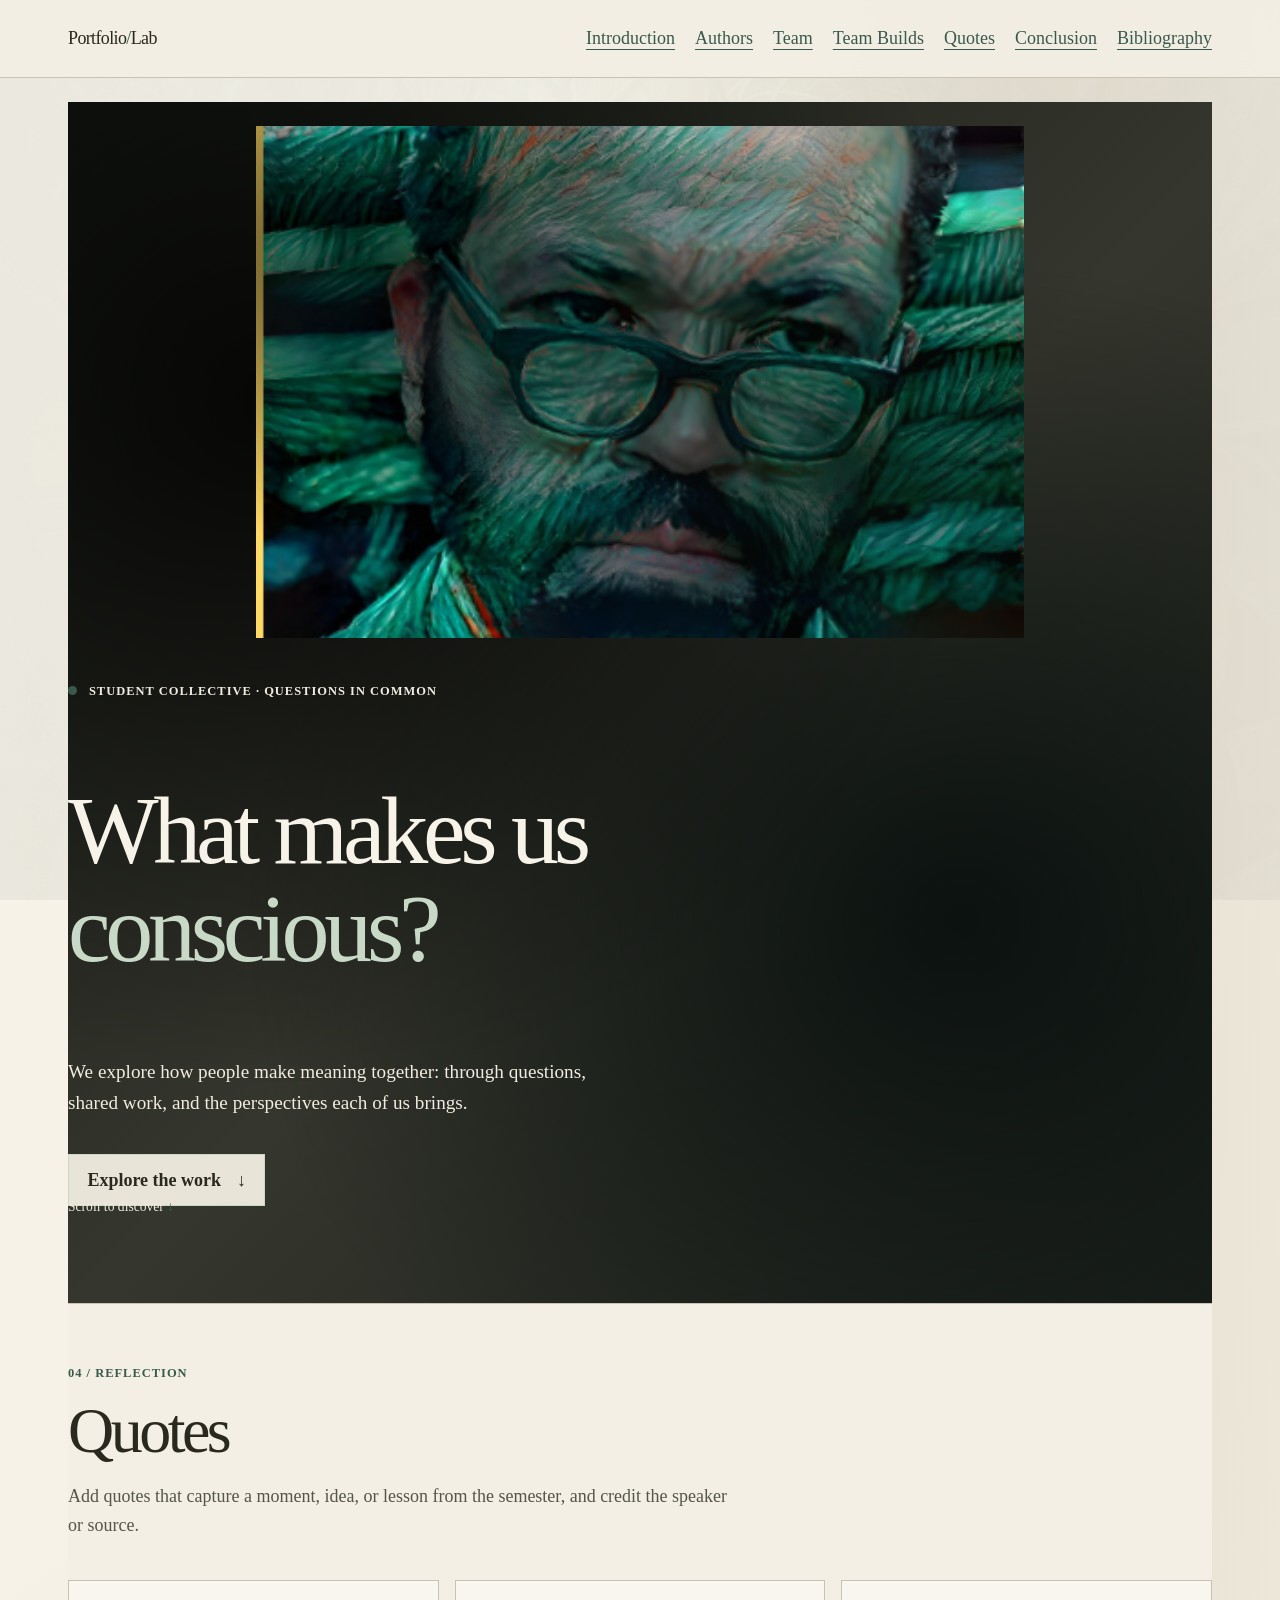
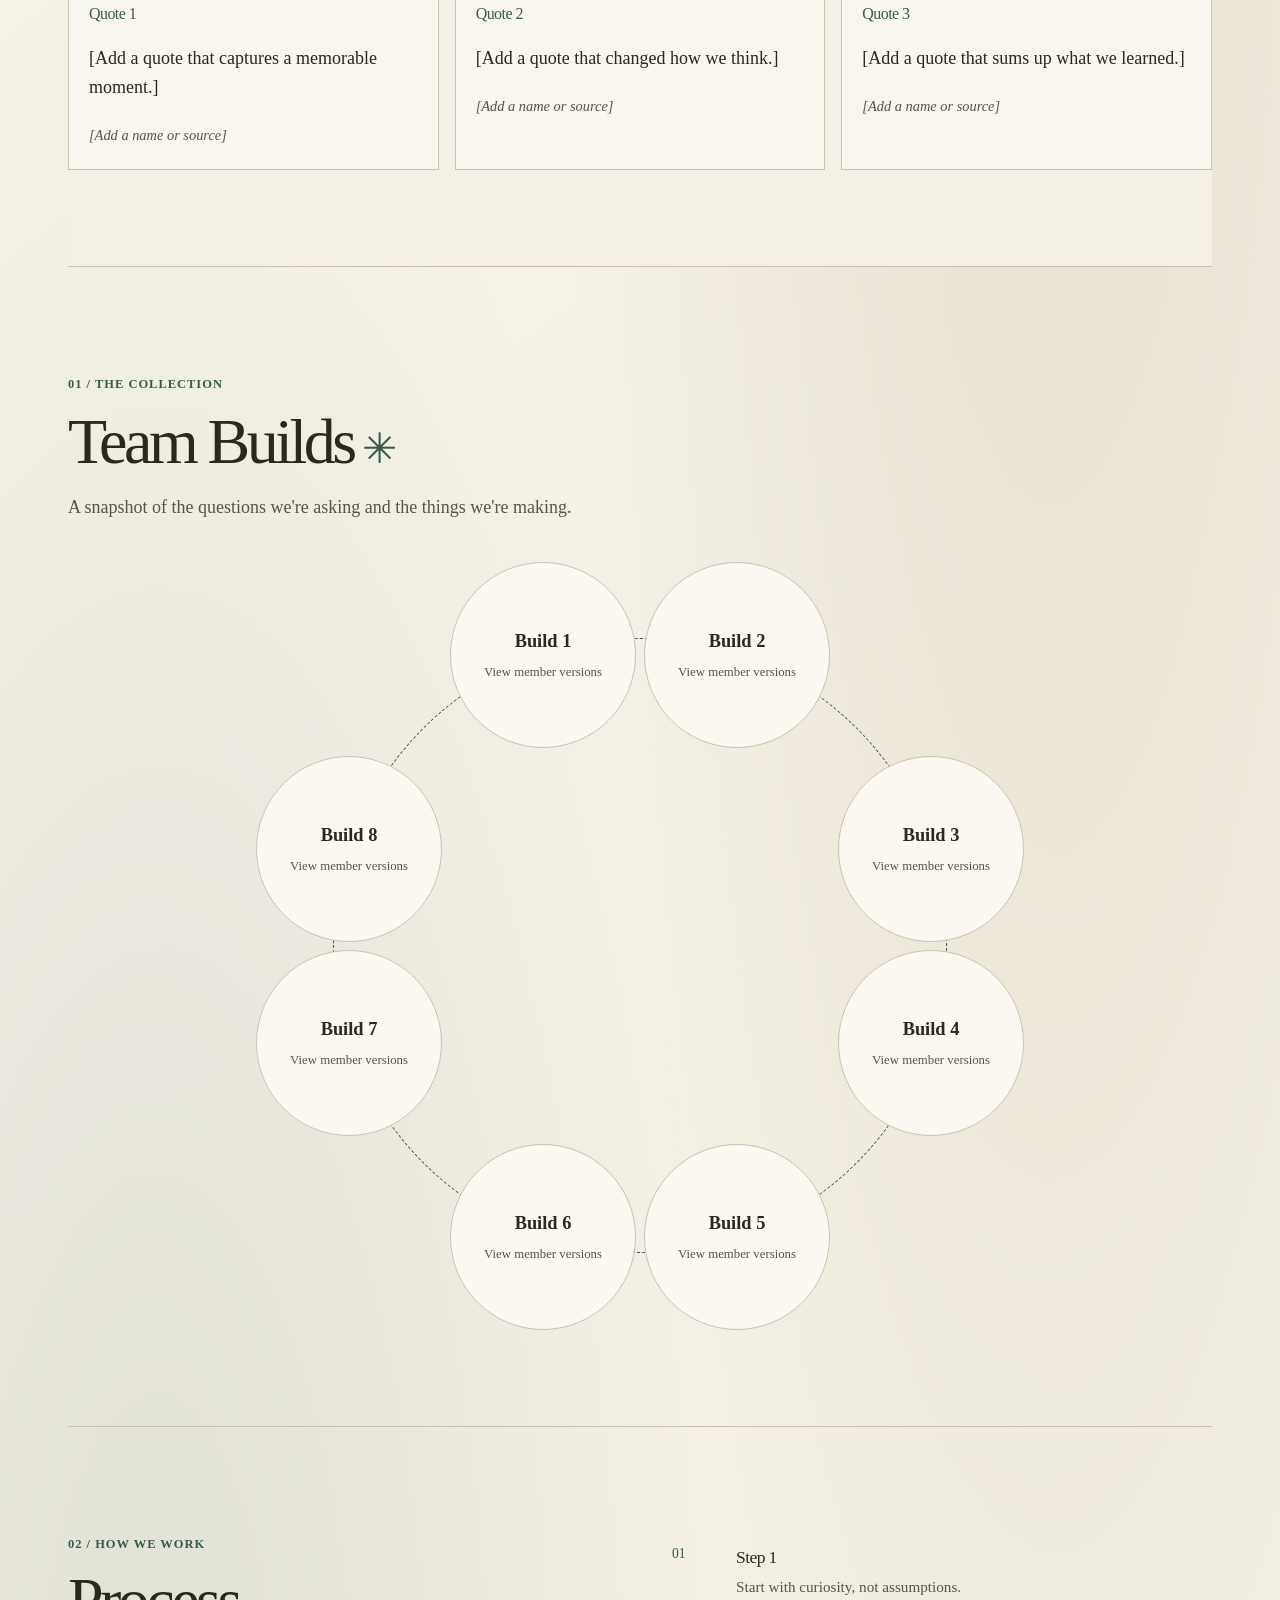
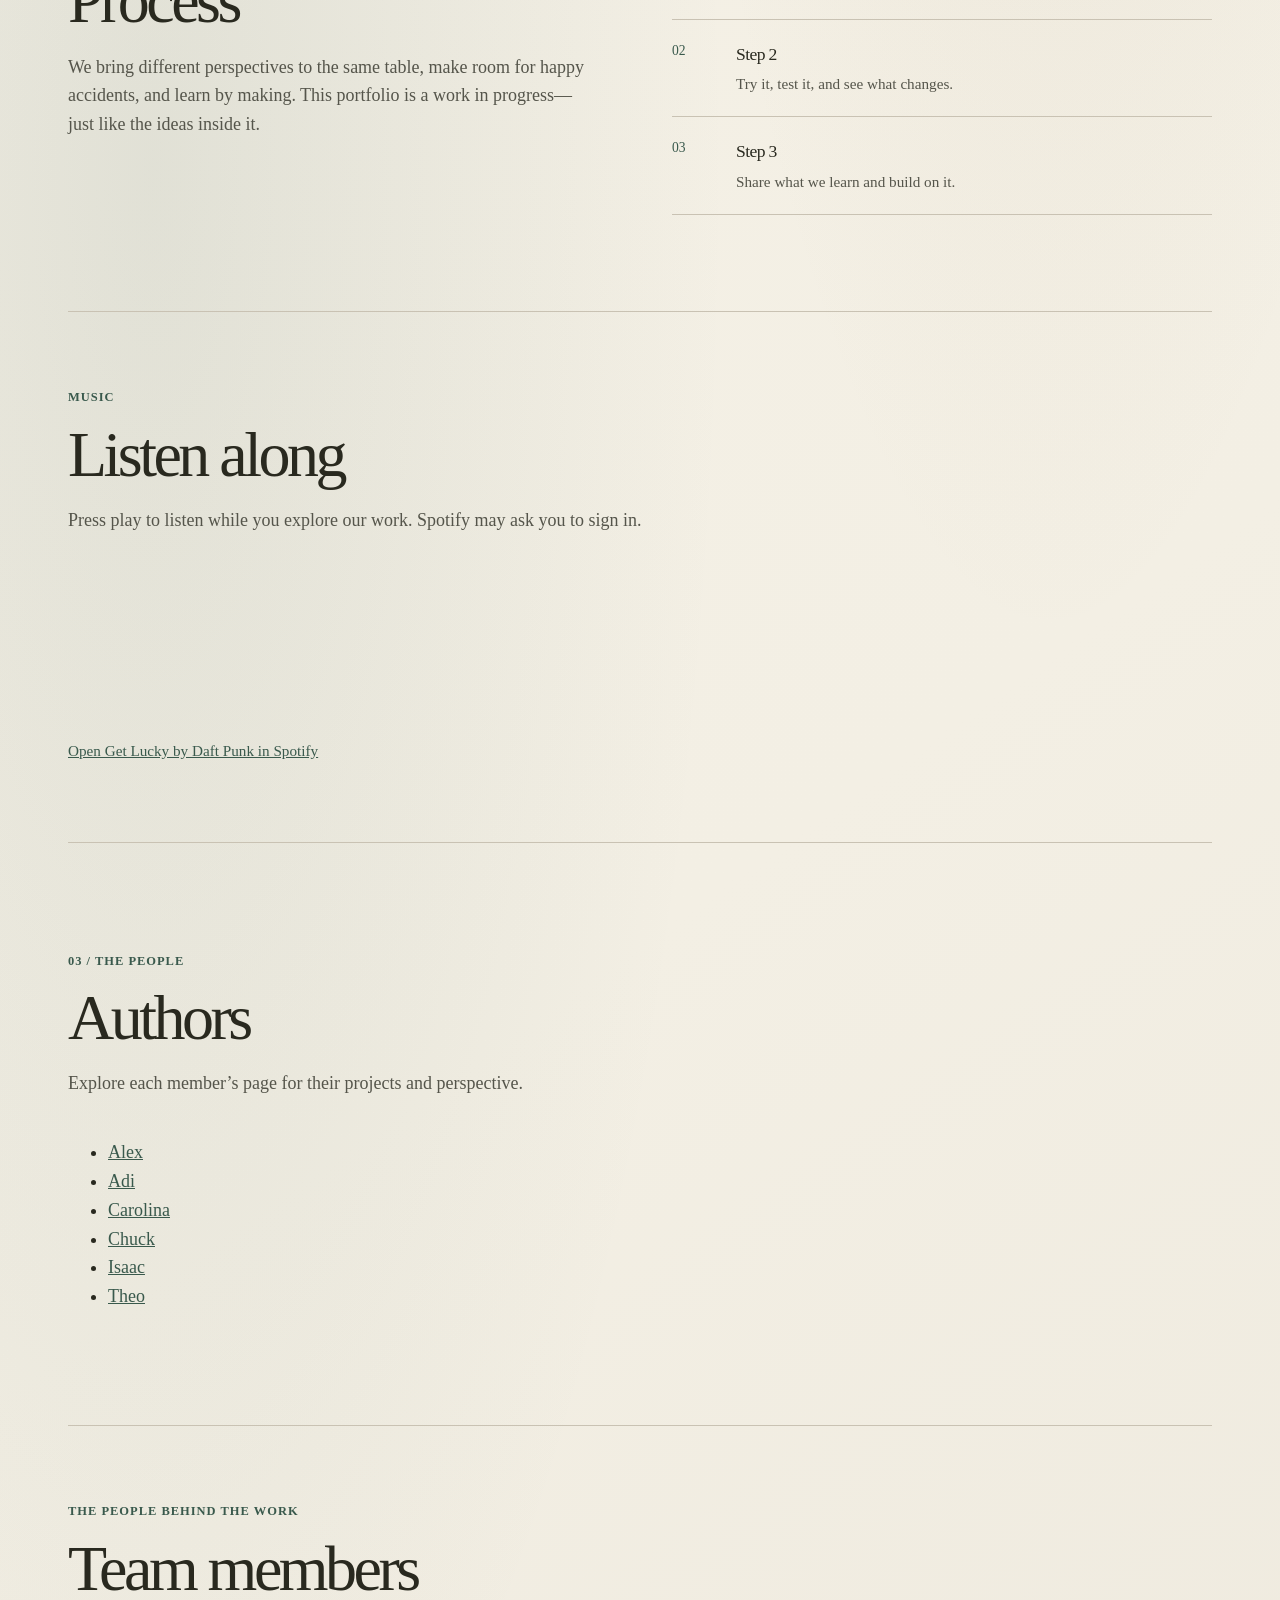
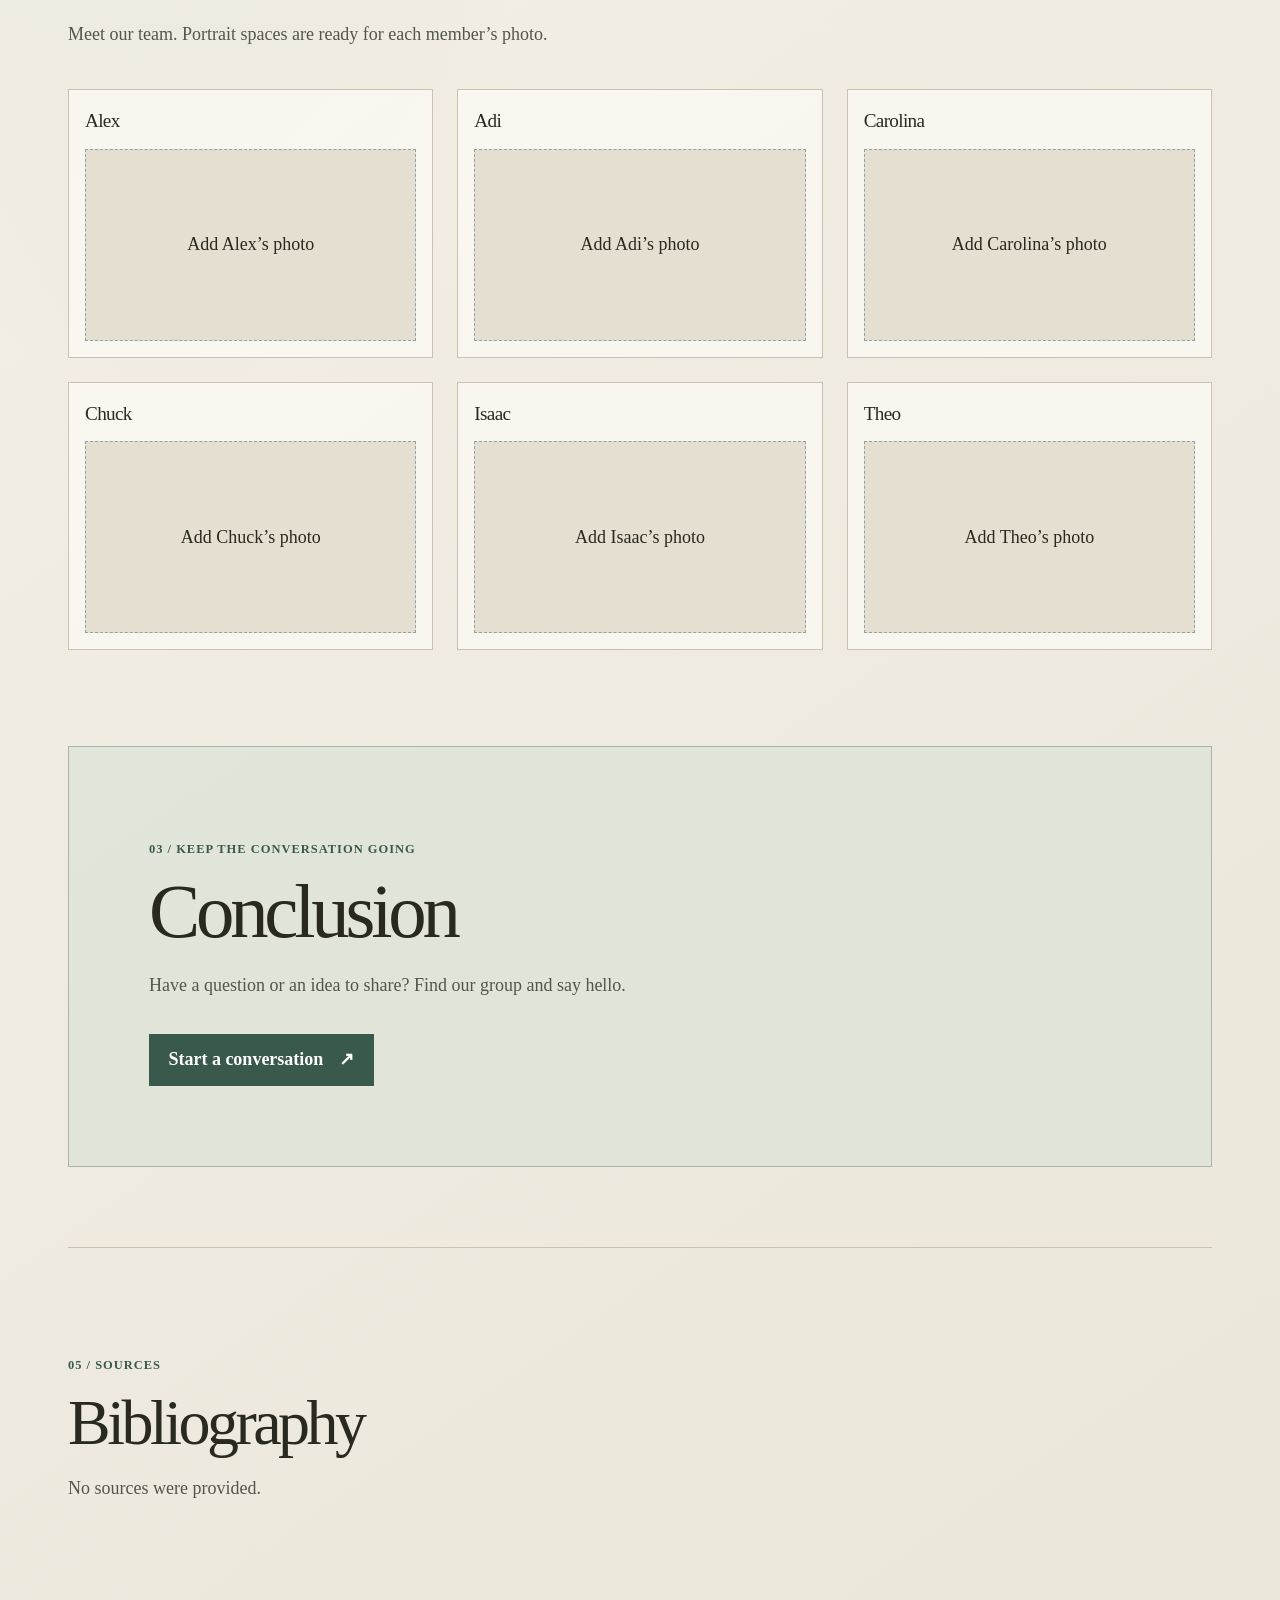
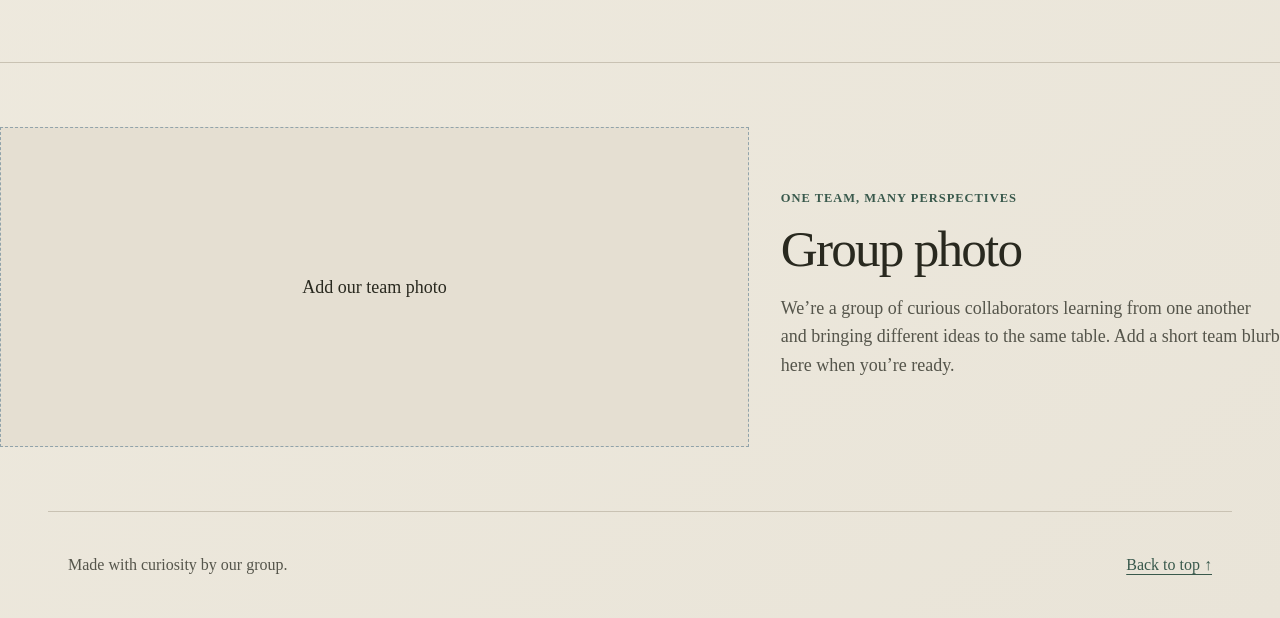
<file: index.html>
<!DOCTYPE html>
<html lang="en">
<head>
  <meta charset="utf-8">
  <meta name="viewport" content="width=device-width, initial-scale=1">
  <title>Portfolio Lab — Student Work in Motion</title>
  <link rel="stylesheet" href="styles.css">
</head>
<body>
  <a class="skip-link" href="#main">Skip to main content</a>

  <header class="site-header" id="top">
    <p class="site-title"><a href="#top">Portfolio<span aria-hidden="true">/</span>Lab</a></p>
    <nav aria-label="Main navigation">
      <ul>
        <li><a href="#introduction">Introduction</a></li>
        <li><a href="#authors">Authors</a></li>
        <li><a href="#team">Team</a></li>
        <li><a href="#team-builds">Team Builds</a></li>
        <li><a href="#quotes">Quotes</a></li>
        <li><a href="#conclusion">Conclusion</a></li>
        <li><a href="#bibliography">Bibliography</a></li>
      </ul>
    </nav>
  </header>

  <div class="scroll-progress" aria-hidden="true"></div>
  <div class="consciousness-backdrop" aria-hidden="true"><img src="images/Representation_of_consciousness_.png" alt=""></div>

  <main id="main">
    <section class="hero" id="introduction" aria-labelledby="hero-title">
      <figure class="hero-portrait">
        <button class="portrait-toggle" type="button" aria-label="Reveal the image representing consciousness" aria-pressed="false">
          <img class="arnold-portrait" src="images/AI_Arnold" alt="AI-generated portrait of Arnold from Westworld">
          <img class="brain-reveal" src="images/AI_Consciousness" alt="AI-generated image representing consciousness" hidden>
        </button>
      </figure>
      <div class="hero-copy">
        <p class="eyebrow"><span class="status-dot" aria-hidden="true"></span> Student collective · Questions in common</p>
        <h1 id="hero-title">What makes us<br><span>conscious?</span></h1>
        <p class="hero-intro">We explore how people make meaning together: through questions, shared work, and the perspectives each of us brings.</p>
        <a class="button-link" href="#work">Explore the work <span aria-hidden="true">↓</span></a>
      </div>
      <div class="orbital-art" aria-hidden="true">
        <span class="orbit orbit-one"></span>
        <span class="orbit orbit-two"></span>
        <span class="orbit orbit-three"></span>
        <span class="orb-core"></span>
        <span class="orb-label">CREATE<br>TOGETHER</span>
      </div>
      <p class="scroll-cue" aria-hidden="true">Scroll to discover <span>↓</span></p>
    </section>

    <section class="content-section work-section" id="team-builds" aria-labelledby="work-title">
      <div class="section-heading">
        <p class="eyebrow">01 / The collection</p>
        <h2 id="work-title">Team Builds<span class="heading-mark" aria-hidden="true">✳</span></h2>
        <p>A snapshot of the questions we're asking and the things we're making.</p>
      </div>
      <div class="build-list">
        <details class="build-accordion">
          <summary>Build 1 <span>View member versions</span></summary>
          <ul class="build-version-grid">
            <li><strong>Alex</strong><span>Version to be added.</span></li>
            <li><strong>Adi</strong><span>Version to be added.</span></li>
            <li><strong>Carolina</strong><span>Version to be added.</span></li>
            <li><strong>Chuck</strong><span>Version to be added.</span></li>
            <li><strong>Isaac</strong><span>Version to be added.</span></li>
            <li><strong>Theo</strong><span>Version to be added.</span></li>
          </ul>
        </details>
        <details class="build-accordion">
          <summary>Build 2 <span>View member versions</span></summary>
          <ul class="build-version-grid">
            <li><strong>Alex</strong><span>Version to be added.</span></li>
            <li><strong>Adi</strong><span>Version to be added.</span></li>
            <li><strong>Carolina</strong><span>Version to be added.</span></li>
            <li><strong>Chuck</strong><span>Version to be added.</span></li>
            <li><strong>Isaac</strong><span>Version to be added.</span></li>
            <li><strong>Theo</strong><span>Version to be added.</span></li>
          </ul>
        </details>
        <details class="build-accordion">
          <summary>Build 3 <span>View member versions</span></summary>
          <ul class="build-version-grid">
            <li><strong>Alex</strong><span>Version to be added.</span></li>
            <li><strong>Adi</strong><span>Version to be added.</span></li>
            <li><strong>Carolina</strong><span>Version to be added.</span></li>
            <li><strong>Chuck</strong><span>Version to be added.</span></li>
            <li><strong>Isaac</strong><span>Version to be added.</span></li>
            <li><strong>Theo</strong><span>Version to be added.</span></li>
          </ul>
        </details>
        <details class="build-accordion">
          <summary>Build 4 <span>View member versions</span></summary>
          <ul class="build-version-grid">
            <li><strong>Alex</strong><span>Version to be added.</span></li>
            <li><strong>Adi</strong><span>Version to be added.</span></li>
            <li><strong>Carolina</strong><span>Version to be added.</span></li>
            <li><strong>Chuck</strong><span>Version to be added.</span></li>
            <li><strong>Isaac</strong><span>Version to be added.</span></li>
            <li><strong>Theo</strong><span>Version to be added.</span></li>
          </ul>
        </details>
        <details class="build-accordion">
          <summary>Build 5 <span>View member versions</span></summary>
          <ul class="build-version-grid">
            <li><strong>Alex</strong><span>Version to be added.</span></li>
            <li><strong>Adi</strong><span>Version to be added.</span></li>
            <li><strong>Carolina</strong><span>Version to be added.</span></li>
            <li><strong>Chuck</strong><span>Version to be added.</span></li>
            <li><strong>Isaac</strong><span>Version to be added.</span></li>
            <li><strong>Theo</strong><span>Version to be added.</span></li>
          </ul>
        </details>
        <details class="build-accordion">
          <summary>Build 6 <span>View member versions</span></summary>
          <ul class="build-version-grid">
            <li><strong>Alex</strong><span>Version to be added.</span></li>
            <li><strong>Adi</strong><span>Version to be added.</span></li>
            <li><strong>Carolina</strong><span>Version to be added.</span></li>
            <li><strong>Chuck</strong><span>Version to be added.</span></li>
            <li><strong>Isaac</strong><span>Version to be added.</span></li>
            <li><strong>Theo</strong><span>Version to be added.</span></li>
          </ul>
        </details>
        <details class="build-accordion">
          <summary>Build 7 <span>View member versions</span></summary>
          <ul class="build-version-grid">
            <li><strong>Alex</strong><span>Version to be added.</span></li>
            <li><strong>Adi</strong><span>Version to be added.</span></li>
            <li><strong>Carolina</strong><span>Version to be added.</span></li>
            <li><strong>Chuck</strong><span>Version to be added.</span></li>
            <li><strong>Isaac</strong><span>Version to be added.</span></li>
            <li><strong>Theo</strong><span>Version to be added.</span></li>
          </ul>
        </details>
        <details class="build-accordion">
          <summary>Build 8 <span>View member versions</span></summary>
          <ul class="build-version-grid">
            <li><strong>Alex</strong><span>Version to be added.</span></li>
            <li><strong>Adi</strong><span>Version to be added.</span></li>
            <li><strong>Carolina</strong><span>Version to be added.</span></li>
            <li><strong>Chuck</strong><span>Version to be added.</span></li>
            <li><strong>Isaac</strong><span>Version to be added.</span></li>
            <li><strong>Theo</strong><span>Version to be added.</span></li>
          </ul>
        </details>
      </div>
    </section>

    <section class="approach-section" id="approach" aria-labelledby="approach-title">
      <div class="approach-copy">
        <p class="eyebrow">02 / How we work</p>
        <h2 id="approach-title">Process</h2>
        <p>We bring different perspectives to the same table, make room for happy accidents, and learn by making. This portfolio is a work in progress—just like the ideas inside it.</p>
      </div>
      <ol class="steps-list">
        <li><span>01</span><div><h3>Step 1</h3><p>Start with curiosity, not assumptions.</p></div></li>
        <li><span>02</span><div><h3>Step 2</h3><p>Try it, test it, and see what changes.</p></div></li>
        <li><span>03</span><div><h3>Step 3</h3><p>Share what we learn and build on it.</p></div></li>
      </ol>
    </section>

    <section class="music-section" id="music" aria-labelledby="music-title">
      <div class="section-heading">
        <p class="eyebrow">Music</p>
        <h2 id="music-title">Listen along</h2>
        <p>Press play to listen while you explore our work. Spotify may ask you to sign in.</p>
      </div>
      <iframe class="spotify-player" title="Listen to Get Lucky by Daft Punk on Spotify" src="https://open.spotify.com/embed/track/2Foc5Q5nqNiosCNqt1Bz7K?utm_source=generator" width="100%" height="152" loading="lazy" allow="autoplay; clipboard-write; encrypted-media; fullscreen; picture-in-picture" allowfullscreen></iframe>
      <p class="spotify-fallback"><a href="https://open.spotify.com/track/2Foc5Q5nqNiosCNqt1Bz7K">Open Get Lucky by Daft Punk in Spotify</a></p>
    </section>

    <section class="content-section" id="authors" aria-labelledby="people-title">
      <div class="section-heading">
        <p class="eyebrow">03 / The people</p>
        <h2 id="people-title">Authors</h2>
        <p>Explore each member’s page for their projects and perspective.</p>
      </div>
      <ul class="member-list">
        <li><a href="alex.html">Alex</a></li>
        <li><a href="adi.html">Adi</a></li>
        <li><a href="carolina.html">Carolina</a></li>
        <li><a href="chuck.html">Chuck</a></li>
        <li><a href="isaac.html">Isaac</a></li>
        <li><a href="theo.html">Theo</a></li>
      </ul>
    </section>

    <section class="content-section team-section" id="team" aria-labelledby="team-title">
      <div class="section-heading">
        <p class="eyebrow">The people behind the work</p>
        <h2 id="team-title">Team members</h2>
        <p>Meet our team. Portrait spaces are ready for each member’s photo.</p>
      </div>
      <div class="team-grid">
        <article class="team-card"><h3>Alex</h3><div class="photo-placeholder" role="img" aria-label="Placeholder for Alex’s photo">Add Alex’s photo</div></article>
        <article class="team-card"><h3>Adi</h3><div class="photo-placeholder" role="img" aria-label="Placeholder for Adi’s photo">Add Adi’s photo</div></article>
        <article class="team-card"><h3>Carolina</h3><div class="photo-placeholder" role="img" aria-label="Placeholder for Carolina’s photo">Add Carolina’s photo</div></article>
        <article class="team-card"><h3>Chuck</h3><div class="photo-placeholder" role="img" aria-label="Placeholder for Chuck’s photo">Add Chuck’s photo</div></article>
        <article class="team-card"><h3>Isaac</h3><div class="photo-placeholder" role="img" aria-label="Placeholder for Isaac’s photo">Add Isaac’s photo</div></article>
        <article class="team-card"><h3>Theo</h3><div class="photo-placeholder" role="img" aria-label="Placeholder for Theo’s photo">Add Theo’s photo</div></article>
      </div>
    </section>

    <section class="contact-section" id="conclusion" aria-labelledby="contact-title">
      <p class="eyebrow">03 / Keep the conversation going</p>
      <h2 id="contact-title">Conclusion</h2>
      <p>Have a question or an idea to share? Find our group and say hello.</p>
      <a class="button-link button-light" href="contact.html">Start a conversation <span aria-hidden="true">↗</span></a>
    </section>
    <section class="content-section quotes-section" id="quotes" aria-labelledby="quotes-title">
      <div class="section-heading">
        <p class="eyebrow">04 / Reflection</p>
        <h2 id="quotes-title">Quotes</h2>
        <p>Add quotes that capture a moment, idea, or lesson from the semester, and credit the speaker or source.</p>
      </div>
      <div class="quote-grid">
        <article class="quote-card">
          <h3>Quote 1</h3>
          <blockquote><p>[Add a quote that captures a memorable moment.]</p><cite>[Add a name or source]</cite></blockquote>
        </article>
        <article class="quote-card">
          <h3>Quote 2</h3>
          <blockquote><p>[Add a quote that changed how we think.]</p><cite>[Add a name or source]</cite></blockquote>
        </article>
        <article class="quote-card">
          <h3>Quote 3</h3>
          <blockquote><p>[Add a quote that sums up what we learned.]</p><cite>[Add a name or source]</cite></blockquote>
        </article>
      </div>
    </section>
    <section class="content-section" id="bibliography" aria-labelledby="bibliography-title">
      <div class="section-heading">
        <p class="eyebrow">05 / Sources</p>
        <h2 id="bibliography-title">Bibliography</h2>
        <p>No sources were provided.</p>
      </div>
    </section>
  </main>

    <section class="content-section team-photo-section" aria-labelledby="team-photo-title">
      <div class="team-photo-placeholder" role="img" aria-label="Placeholder for a group team photo">Add our team photo</div>
      <div class="team-photo-copy">
        <p class="eyebrow">One team, many perspectives</p>
        <h2 id="team-photo-title">Group photo</h2>
        <p>We’re a group of curious collaborators learning from one another and bringing different ideas to the same table. Add a short team blurb here when you’re ready.</p>
      </div>
    </section>

  <footer class="site-footer">
    <p>Made with curiosity by our group. <a href="#top">Back to top ↑</a></p>
  </footer>
  <script src="script.js" defer></script>
</body>
</html>
</file>
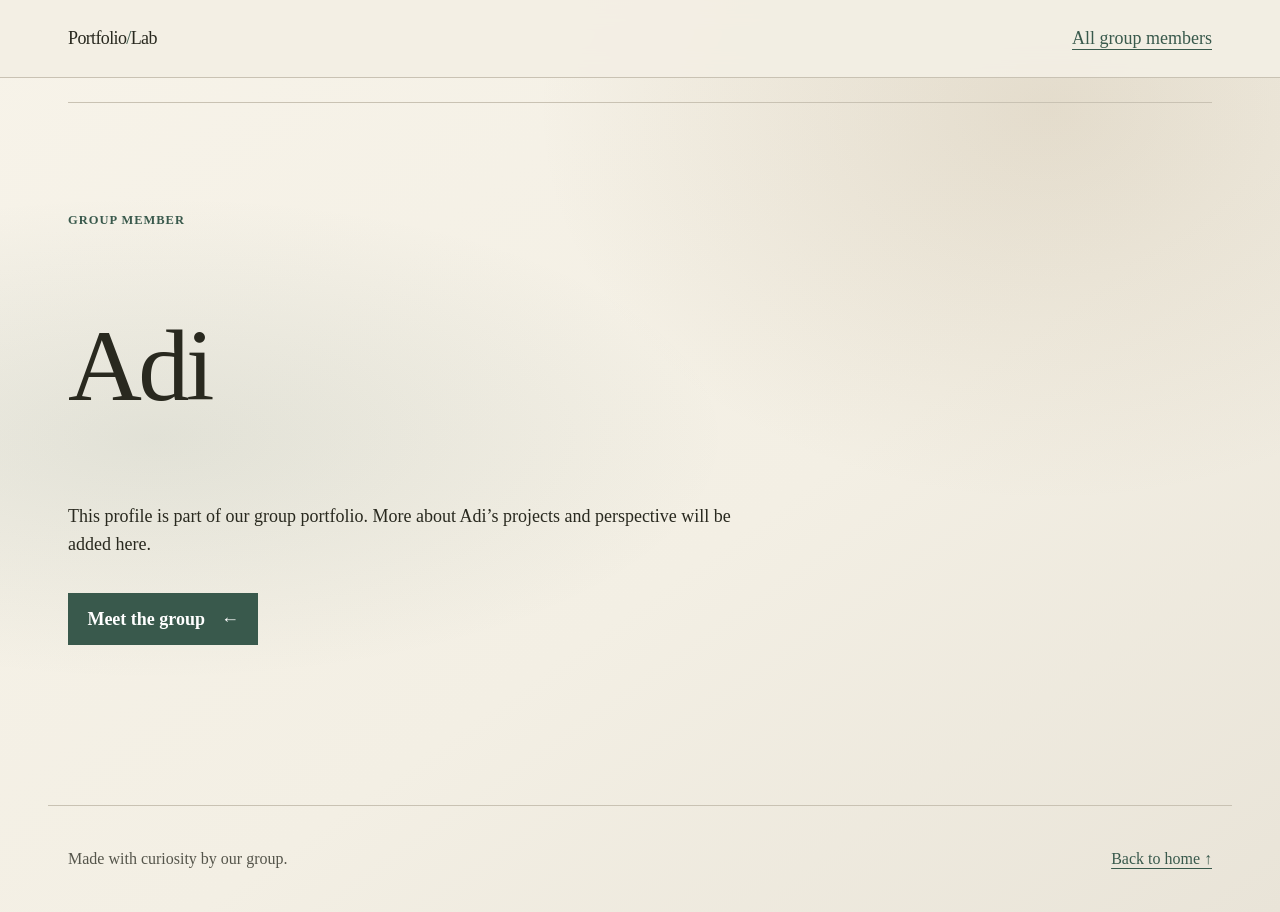
<file: adi.html>
<!DOCTYPE html>
<html lang="en">
<head>
  <meta charset="utf-8">
  <meta name="viewport" content="width=device-width, initial-scale=1">
  <title>Adi — Portfolio Lab</title>
  <link rel="stylesheet" href="styles.css">
</head>
<body>
  <a class="skip-link" href="#main">Skip to main content</a>
  <header class="site-header">
    <p class="site-title"><a href="index.html">Portfolio<span aria-hidden="true">/</span>Lab</a></p>
    <nav aria-label="Main navigation">
      <ul><li><a href="index.html#people">All group members</a></li></ul>
    </nav>
  </header>
  <main id="main">
    <section class="content-section" aria-labelledby="profile-title">
      <div class="section-heading">
        <p class="eyebrow">Group member</p>
        <h1 id="profile-title">Adi</h1>
        <p>This profile is part of our group portfolio. More about Adi’s projects and perspective will be added here.</p>
        <a class="button-link" href="index.html#people">Meet the group <span aria-hidden="true">←</span></a>
      </div>
    </section>
  </main>
  <footer class="site-footer"><p>Made with curiosity by our group. <a href="index.html">Back to home ↑</a></p></footer>
</body>
</html>
</file>
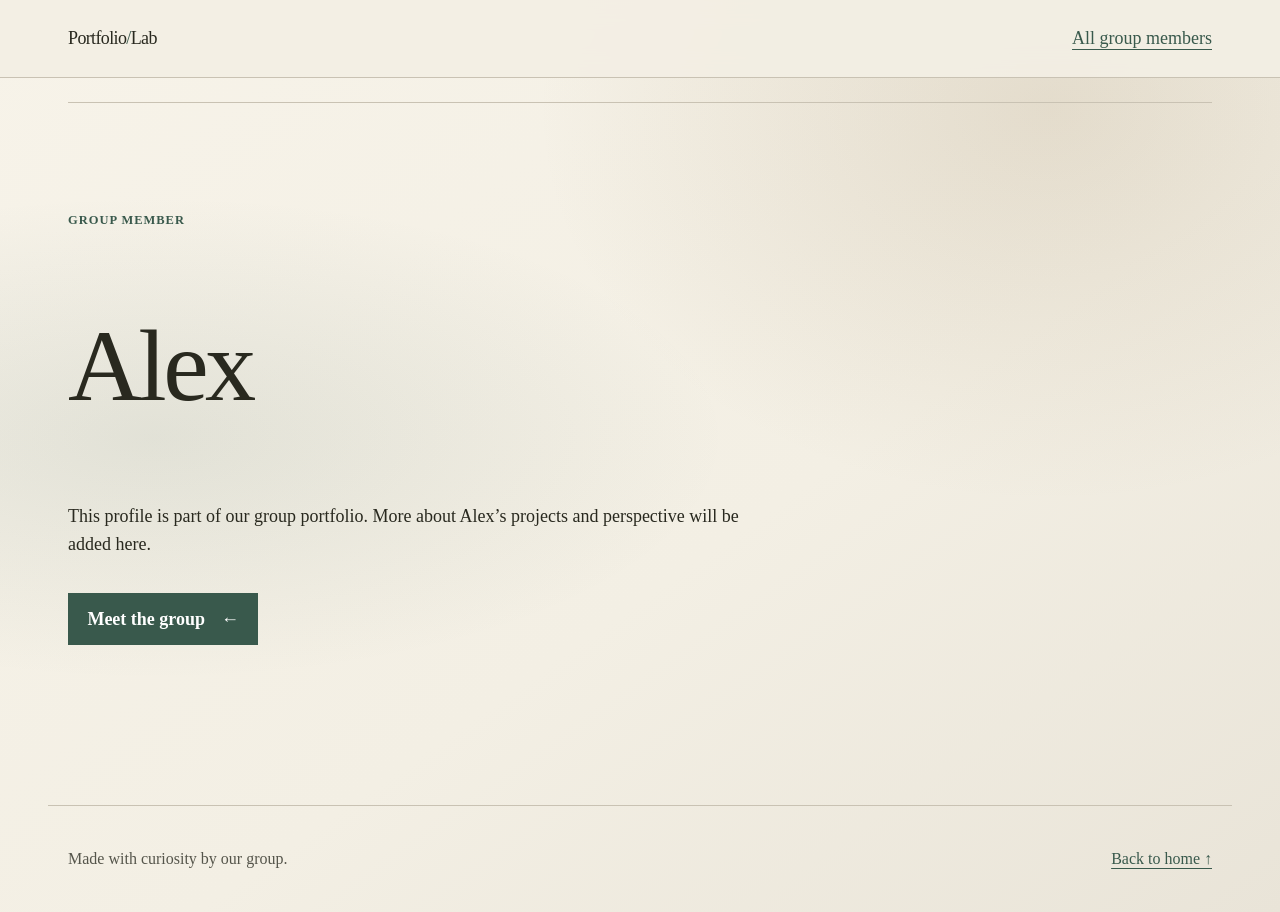
<file: alex.html>
<!DOCTYPE html>
<html lang="en">
<head>
  <meta charset="utf-8">
  <meta name="viewport" content="width=device-width, initial-scale=1">
  <title>Alex — Portfolio Lab</title>
  <link rel="stylesheet" href="styles.css">
</head>
<body>
  <a class="skip-link" href="#main">Skip to main content</a>
  <header class="site-header">
    <p class="site-title"><a href="index.html">Portfolio<span aria-hidden="true">/</span>Lab</a></p>
    <nav aria-label="Main navigation">
      <ul><li><a href="index.html#people">All group members</a></li></ul>
    </nav>
  </header>
  <main id="main">
    <section class="content-section" aria-labelledby="profile-title">
      <div class="section-heading">
        <p class="eyebrow">Group member</p>
        <h1 id="profile-title">Alex</h1>
        <p>This profile is part of our group portfolio. More about Alex’s projects and perspective will be added here.</p>
        <a class="button-link" href="index.html#people">Meet the group <span aria-hidden="true">←</span></a>
      </div>
    </section>
  </main>
  <footer class="site-footer"><p>Made with curiosity by our group. <a href="index.html">Back to home ↑</a></p></footer>
</body>
</html>
</file>
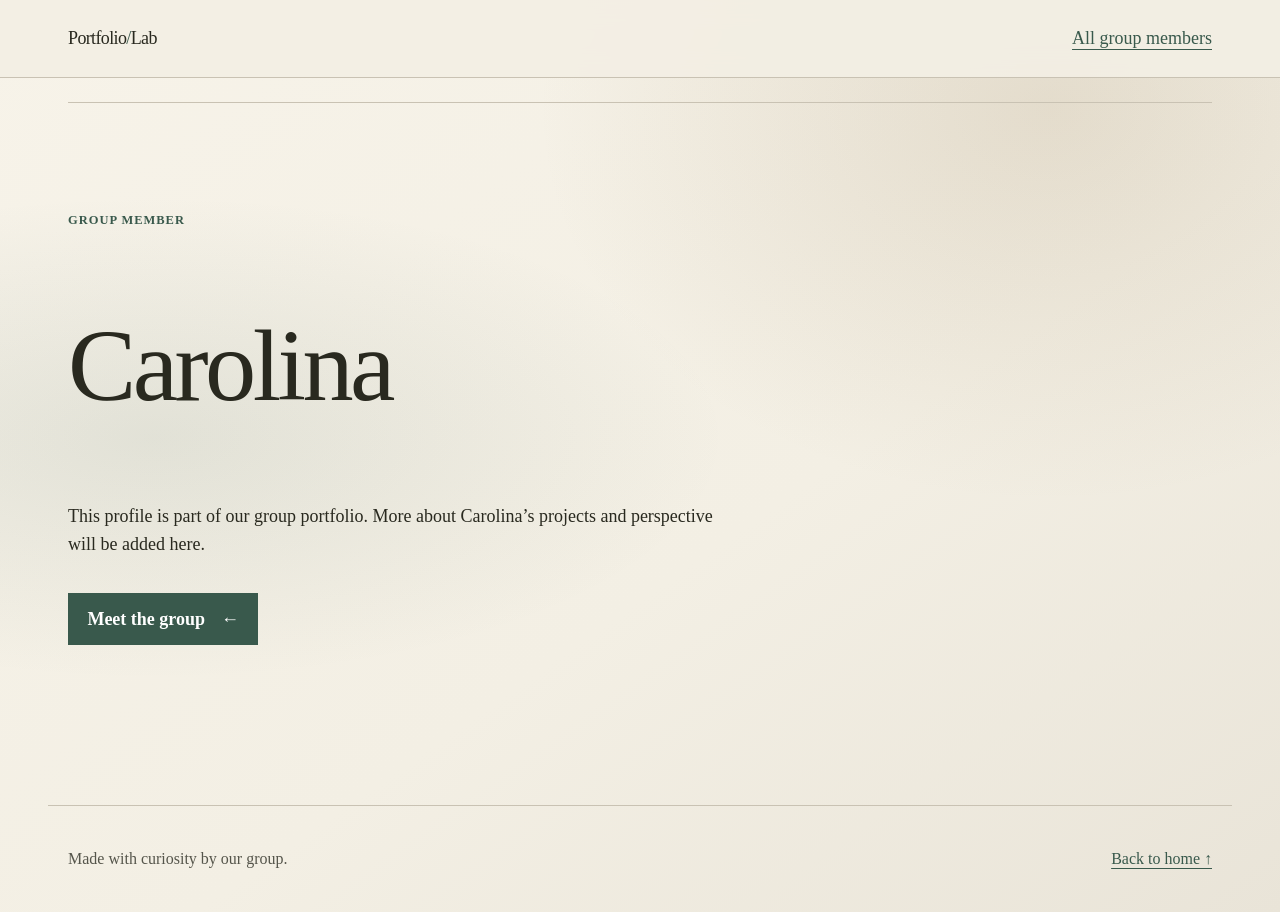
<file: carolina.html>
<!DOCTYPE html>
<html lang="en">
<head>
  <meta charset="utf-8">
  <meta name="viewport" content="width=device-width, initial-scale=1">
  <title>Carolina — Portfolio Lab</title>
  <link rel="stylesheet" href="styles.css">
</head>
<body>
  <a class="skip-link" href="#main">Skip to main content</a>
  <header class="site-header">
    <p class="site-title"><a href="index.html">Portfolio<span aria-hidden="true">/</span>Lab</a></p>
    <nav aria-label="Main navigation">
      <ul><li><a href="index.html#people">All group members</a></li></ul>
    </nav>
  </header>
  <main id="main">
    <section class="content-section" aria-labelledby="profile-title">
      <div class="section-heading">
        <p class="eyebrow">Group member</p>
        <h1 id="profile-title">Carolina</h1>
        <p>This profile is part of our group portfolio. More about Carolina’s projects and perspective will be added here.</p>
        <a class="button-link" href="index.html#people">Meet the group <span aria-hidden="true">←</span></a>
      </div>
    </section>
  </main>
  <footer class="site-footer"><p>Made with curiosity by our group. <a href="index.html">Back to home ↑</a></p></footer>
</body>
</html>
</file>
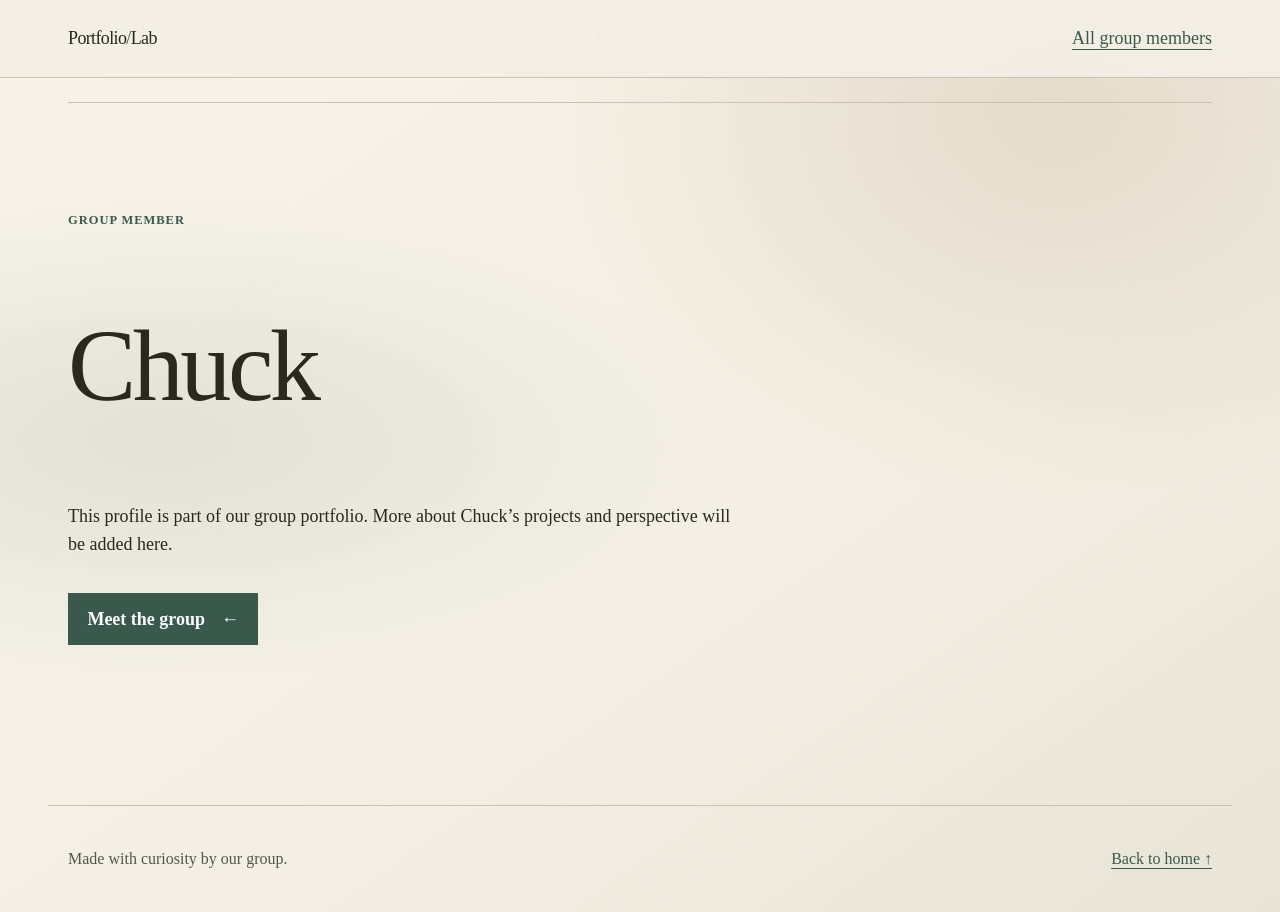
<file: chuck.html>
<!DOCTYPE html>
<html lang="en">
<head>
  <meta charset="utf-8">
  <meta name="viewport" content="width=device-width, initial-scale=1">
  <title>Chuck — Portfolio Lab</title>
  <link rel="stylesheet" href="styles.css">
</head>
<body>
  <a class="skip-link" href="#main">Skip to main content</a>
  <header class="site-header">
    <p class="site-title"><a href="index.html">Portfolio<span aria-hidden="true">/</span>Lab</a></p>
    <nav aria-label="Main navigation">
      <ul><li><a href="index.html#people">All group members</a></li></ul>
    </nav>
  </header>
  <main id="main">
    <section class="content-section" aria-labelledby="profile-title">
      <div class="section-heading">
        <p class="eyebrow">Group member</p>
        <h1 id="profile-title">Chuck</h1>
        <p>This profile is part of our group portfolio. More about Chuck’s projects and perspective will be added here.</p>
        <a class="button-link" href="index.html#people">Meet the group <span aria-hidden="true">←</span></a>
      </div>
    </section>
  </main>
  <footer class="site-footer"><p>Made with curiosity by our group. <a href="index.html">Back to home ↑</a></p></footer>
</body>
</html>
</file>
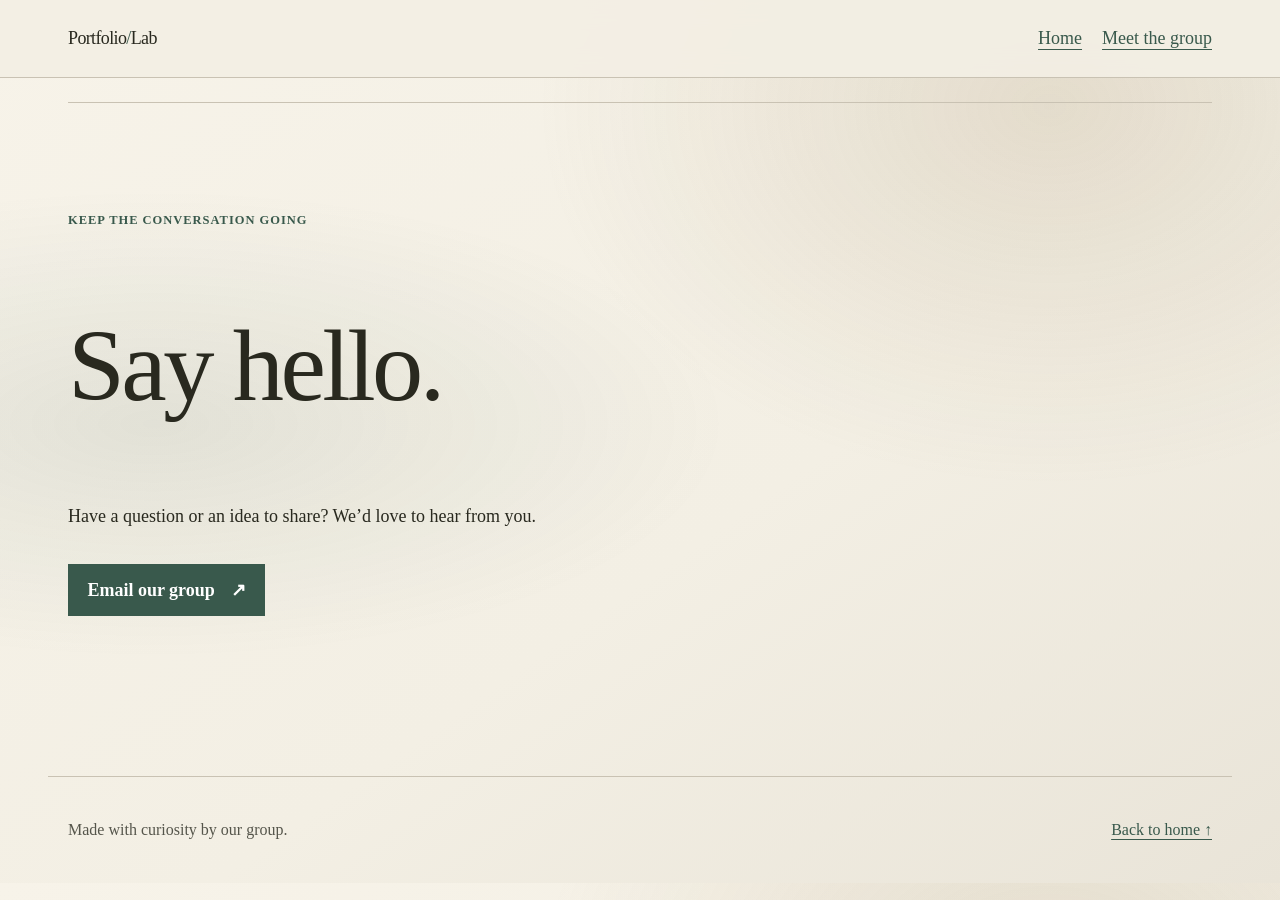
<file: contact.html>
<!DOCTYPE html>
<html lang="en">
<head>
  <meta charset="utf-8">
  <meta name="viewport" content="width=device-width, initial-scale=1">
  <title>Contact — Portfolio Lab</title>
  <link rel="stylesheet" href="styles.css">
</head>
<body>
  <a class="skip-link" href="#main">Skip to main content</a>
  <header class="site-header">
    <p class="site-title"><a href="index.html">Portfolio<span aria-hidden="true">/</span>Lab</a></p>
    <nav aria-label="Main navigation">
      <ul><li><a href="index.html">Home</a></li><li><a href="index.html#authors">Meet the group</a></li></ul>
    </nav>
  </header>
  <main id="main">
    <section class="content-section" aria-labelledby="contact-title">
      <div class="section-heading">
        <p class="eyebrow">Keep the conversation going</p>
        <h1 id="contact-title">Say hello.</h1>
        <p>Have a question or an idea to share? We’d love to hear from you.</p>
        <a class="button-link" href="mailto:hello@example.com">Email our group <span aria-hidden="true">↗</span></a>
      </div>
    </section>
  </main>
  <footer class="site-footer"><p>Made with curiosity by our group. <a href="index.html">Back to home ↑</a></p></footer>
</body>
</html>
</file>
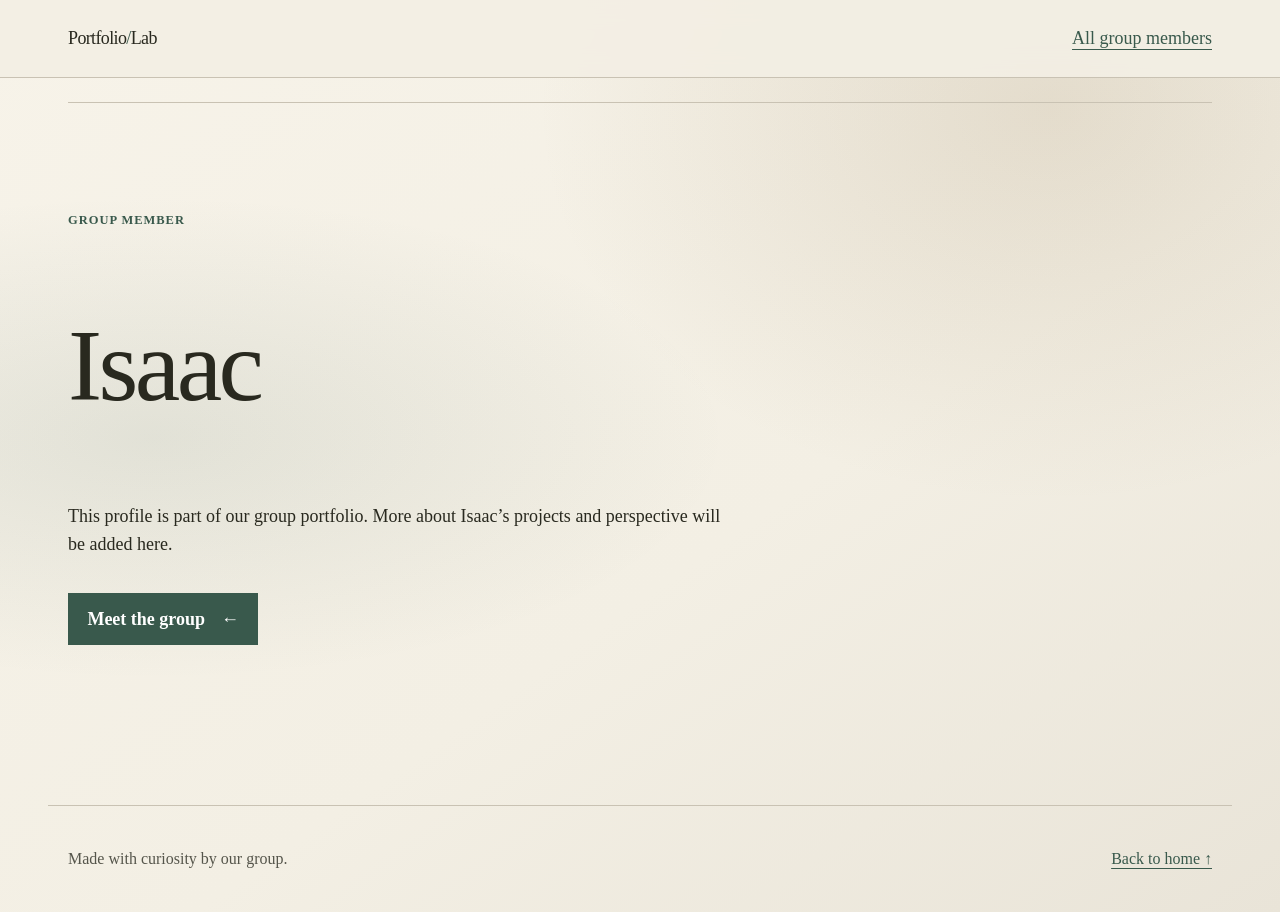
<file: isaac.html>
<!DOCTYPE html>
<html lang="en">
<head>
  <meta charset="utf-8">
  <meta name="viewport" content="width=device-width, initial-scale=1">
  <title>Isaac — Portfolio Lab</title>
  <link rel="stylesheet" href="styles.css">
</head>
<body>
  <a class="skip-link" href="#main">Skip to main content</a>
  <header class="site-header">
    <p class="site-title"><a href="index.html">Portfolio<span aria-hidden="true">/</span>Lab</a></p>
    <nav aria-label="Main navigation">
      <ul><li><a href="index.html#people">All group members</a></li></ul>
    </nav>
  </header>
  <main id="main">
    <section class="content-section" aria-labelledby="profile-title">
      <div class="section-heading">
        <p class="eyebrow">Group member</p>
        <h1 id="profile-title">Isaac</h1>
        <p>This profile is part of our group portfolio. More about Isaac’s projects and perspective will be added here.</p>
        <a class="button-link" href="index.html#people">Meet the group <span aria-hidden="true">←</span></a>
      </div>
    </section>
  </main>
  <footer class="site-footer"><p>Made with curiosity by our group. <a href="index.html">Back to home ↑</a></p></footer>
</body>
</html>
</file>
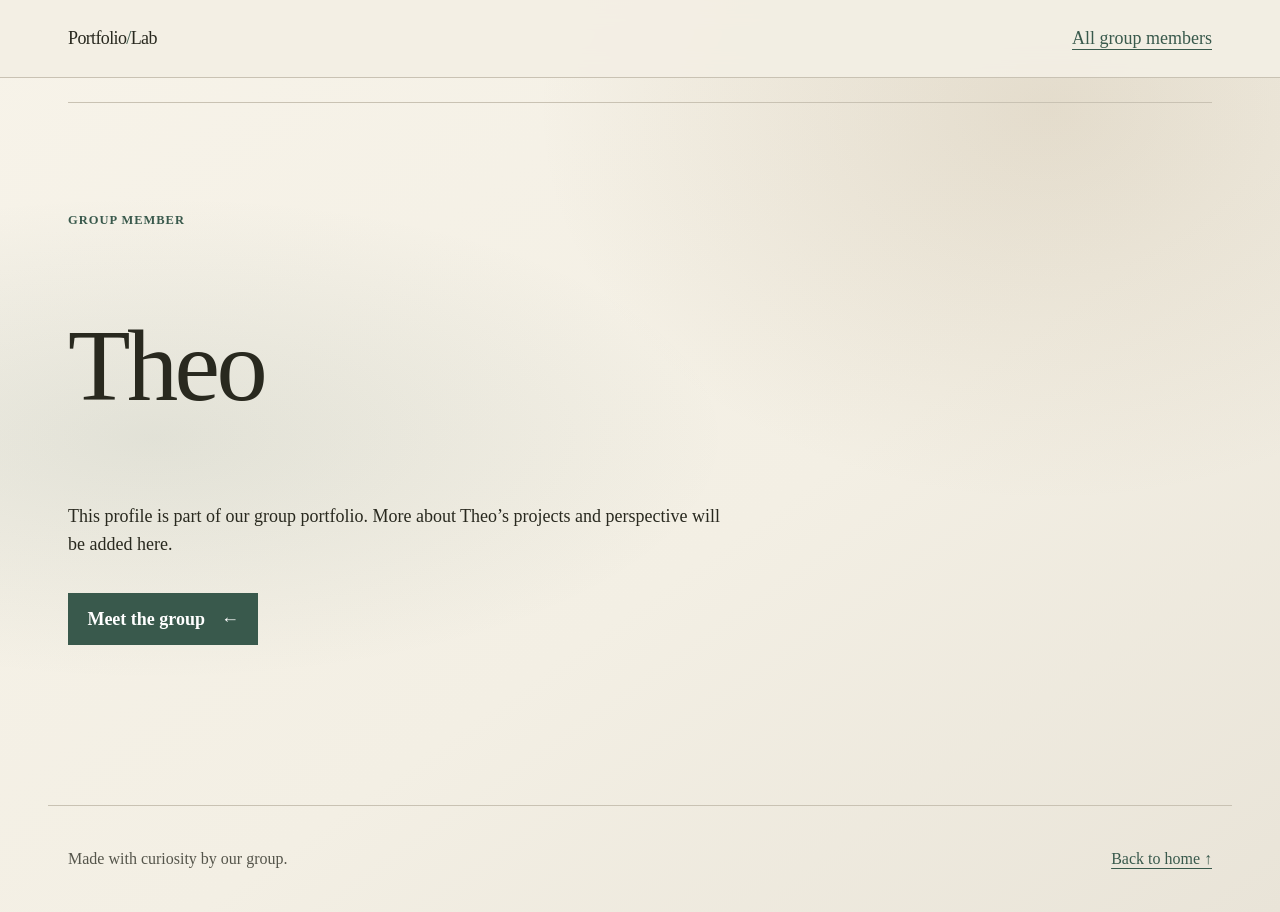
<file: theo.html>
<!DOCTYPE html>
<html lang="en">
<head>
  <meta charset="utf-8">
  <meta name="viewport" content="width=device-width, initial-scale=1">
  <title>Theo — Portfolio Lab</title>
  <link rel="stylesheet" href="styles.css">
</head>
<body>
  <a class="skip-link" href="#main">Skip to main content</a>
  <header class="site-header">
    <p class="site-title"><a href="index.html">Portfolio<span aria-hidden="true">/</span>Lab</a></p>
    <nav aria-label="Main navigation">
      <ul><li><a href="index.html#people">All group members</a></li></ul>
    </nav>
  </header>
  <main id="main">
    <section class="content-section" aria-labelledby="profile-title">
      <div class="section-heading">
        <p class="eyebrow">Group member</p>
        <h1 id="profile-title">Theo</h1>
        <p>This profile is part of our group portfolio. More about Theo’s projects and perspective will be added here.</p>
        <a class="button-link" href="index.html#people">Meet the group <span aria-hidden="true">←</span></a>
      </div>
    </section>
  </main>
  <footer class="site-footer"><p>Made with curiosity by our group. <a href="index.html">Back to home ↑</a></p></footer>
</body>
</html>
</file>
<file: styles.css>
:root {
  color-scheme: light;
  --text: #29291f;
  --muted: #55554b;
  --background: #f3efe4;
  --accent: #39594c;
  --border: #c9c2b3;
  --max-width: 74rem;
  --panel: #faf8f1;
  --violet: #614e78;
}

*,
*::before,
*::after {
  box-sizing: border-box;
}

html {
  scroll-behavior: smooth;
  scroll-padding-top: 2rem;
}

body {
  margin: 0;
  font-family: system-ui, -apple-system, "Segoe UI", Roboto, sans-serif;
  font-size: 1.125rem;
  line-height: 1.6;
  color: var(--text);
  background: var(--background);
}

::selection {
  color: var(--background);
  background: var(--accent);
}

.site-header,
main,
.site-footer {
  max-width: var(--max-width);
  margin: 0 auto;
  padding: 1.5rem 1.25rem;
}

.site-header {
  display: flex;
  flex-wrap: wrap;
  align-items: baseline;
  justify-content: space-between;
  gap: 1rem;
  position: sticky;
  top: 0;
  z-index: 5;
  max-width: none;
  padding-right: max(1.25rem, calc((100vw - var(--max-width)) / 2 + 1.25rem));
  padding-left: max(1.25rem, calc((100vw - var(--max-width)) / 2 + 1.25rem));
  border-bottom: 1px solid var(--border);
  background: rgb(8 17 23 / 92%);
  backdrop-filter: blur(16px);
}

.site-title {
  margin: 0;
  font-weight: 700;
}

.site-title a {
  color: inherit;
  text-decoration: none;
}

.site-title a span {
  color: var(--accent);
}

nav ul {
  display: flex;
  flex-wrap: wrap;
  gap: 1.25rem;
  margin: 0;
  padding: 0;
  list-style: none;
}

a {
  color: var(--accent);
}

nav a,
.site-footer a {
  text-decoration-thickness: 1px;
  text-underline-offset: 0.25em;
}

a:focus-visible {
  outline: 3px solid var(--accent);
  outline-offset: 4px;
  border-radius: 2px;
}

h1 {
  font-size: clamp(3rem, 8vw, 6.6rem);
  line-height: 0.98;
  letter-spacing: -0.075em;
}

img,
video {
  max-width: 100%;
  height: auto;
}

.site-footer {
  border-top: 1px solid var(--border);
  color: var(--muted);
  font-size: 1rem;
}

.skip-link {
  position: absolute;
  left: -999rem;
}

.skip-link:focus {
  left: 1rem;
  top: 1rem;
  z-index: 10;
  padding: 0.5rem 0.75rem;
  color: var(--background);
  background: var(--accent);
}

.scroll-progress {
  position: fixed;
  top: 0;
  left: 0;
  z-index: 8;
  width: var(--scroll-progress, 0%);
  height: 3px;
  background: var(--accent);
  pointer-events: none;
}

.hero {
  position: relative;
  display: grid;
  min-height: min(48rem, calc(100svh - 5rem));
  grid-template-columns: 1.2fr 0.8fr;
  align-items: center;
  gap: 2rem;
  overflow: hidden;
  padding: 5rem 0 7rem;
}

.hero::before {
  position: absolute;
  inset: 0 -25vw;
  z-index: -1;
  background: radial-gradient(ellipse at 70% 50%, rgb(38 111 111 / 18%), transparent 42%),
    linear-gradient(135deg, transparent 60%, rgb(192 162 255 / 5%));
  content: "";
}

.hero-copy {
  position: relative;
  z-index: 1;
}

.eyebrow,
.card-index,
.card-tag {
  font-size: 0.78rem;
  font-weight: 700;
  letter-spacing: 0.12em;
  text-transform: uppercase;
}

.eyebrow {
  color: var(--accent);
}

.status-dot {
  display: inline-block;
  width: 0.55rem;
  height: 0.55rem;
  margin-right: 0.5rem;
  border-radius: 50%;
  background: var(--accent);
  box-shadow: 0 0 14px var(--accent);
}

.hero h1 span,
.approach-copy h2 span,
.contact-section h2 span {
  color: var(--accent);
}

.hero-intro {
  max-width: 35rem;
  color: var(--muted);
  font-size: 1.2rem;
}

.intro-photo {
  display: flex;
  width: min(100%, 16rem);
  align-items: center;
  gap: 0.75rem;
  margin: 1.25rem 0;
  padding: 0.5rem;
  border: 1px solid var(--border);
  background: var(--panel);
}

.intro-photo img {
  width: 5rem;
  height: 5rem;
  border: 2px solid var(--accent);
  border-radius: 50%;
  object-fit: cover;
}

.intro-photo figcaption {
  color: var(--text);
  font-size: 0.9rem;
  font-weight: 700;
}

.button-link {
  display: inline-flex;
  min-height: 3.25rem;
  align-items: center;
  gap: 1rem;
  margin-top: 1rem;
  padding: 0.65rem 1.15rem;
  border: 1px solid var(--accent);
  border-radius: 2px;
  color: var(--background);
  background: var(--accent);
  font-weight: 700;
  text-decoration: none;
  transition: transform 180ms ease, box-shadow 180ms ease;
}

.button-link:hover {
  transform: translateY(-3px);
  box-shadow: 0 8px 28px rgb(99 242 210 / 22%);
}

.orbital-art {
  position: relative;
  width: min(34vw, 25rem);
  aspect-ratio: 1;
  justify-self: center;
  border-radius: 50%;
  background: radial-gradient(circle, rgb(99 242 210 / 10%), transparent 65%);
  animation: float 7s ease-in-out infinite;
}

.orbit {
  position: absolute;
  inset: 10%;
  border: 1px solid rgb(99 242 210 / 55%);
  border-radius: 50%;
}

.orbit-one { transform: rotate(-35deg) scaleY(0.42); }
.orbit-two { transform: rotate(35deg) scaleY(0.42); border-color: rgb(192 162 255 / 65%); }
.orbit-three { inset: 23%; border-style: dashed; border-color: rgb(99 242 210 / 48%); }

.orb-core {
  position: absolute;
  inset: 35%;
  border: 1px solid var(--accent);
  border-radius: 50%;
  background: radial-gradient(circle at 35% 30%, #e6fff9, #39cdb3 22%, #123c43 72%);
  box-shadow: 0 0 45px rgb(99 242 210 / 38%), inset -10px -12px 25px rgb(8 17 23 / 50%);
  animation: pulse 4s ease-in-out infinite;
}

.orb-label {
  position: absolute;
  right: 0;
  bottom: 17%;
  padding: 0.55rem 0.75rem;
  border: 1px solid var(--border);
  color: var(--muted);
  background: var(--background);
  font-size: 0.65rem;
  letter-spacing: 0.12em;
  line-height: 1.5;
}

.scroll-cue {
  position: absolute;
  bottom: 1.5rem;
  left: 0;
  color: var(--muted);
  font-size: 0.85rem;
}

.scroll-cue span { color: var(--accent); }

.content-section {
  padding: 6rem 0;
  border-top: 1px solid var(--border);
}

.section-heading { max-width: 42rem; margin-bottom: 2.5rem; }
.quote-grid {
  display: grid;
  grid-template-columns: repeat(3, minmax(0, 1fr));
  gap: 1rem;
}
.quote-card {
  padding: 1.25rem;
  border: 1px solid var(--border);
  background: var(--panel);
}
.quote-card h3 { margin: 0 0 1rem; color: var(--accent); font-size: 1rem; }
.quote-card blockquote { margin: 0; }
.quote-card blockquote p { color: var(--text); }
.quote-card cite { color: var(--muted); font-size: 0.9rem; }
.section-heading h2,
.approach-copy h2,
.contact-section h2 {
  margin: 0.2rem 0 1rem;
  font-size: clamp(2.5rem, 5vw, 4.4rem);
  line-height: 1.05;
  letter-spacing: -0.055em;
}

.section-heading > p:last-child,
.approach-copy > p:last-child,
.contact-section > p:not(.eyebrow) { color: var(--muted); }
.heading-mark { margin-left: 0.5rem; color: var(--accent); font-size: 0.65em; }

.project-grid {
  display: grid;
  grid-template-columns: repeat(3, minmax(0, 1fr));
  gap: 1rem;
}

.build-list {
  position: relative;
  display: grid;
  width: min(100%, 48rem);
  aspect-ratio: 1;
  grid-template-columns: repeat(4, minmax(0, 1fr));
  grid-template-rows: repeat(4, minmax(0, 1fr));
  gap: 0.5rem;
  margin: 0 auto;
}

.build-list::before {
  position: absolute;
  inset: 10%;
  border: 1px dashed var(--accent);
  border-radius: 50%;
  content: "";
  pointer-events: none;
}

.build-accordion {
  position: relative;
  z-index: 1;
  align-self: center;
  aspect-ratio: 1;
  border: 1px solid var(--border);
  border-radius: 50%;
  background: var(--panel);
}

.build-accordion:nth-child(1) { grid-column: 2; grid-row: 1; }
.build-accordion:nth-child(2) { grid-column: 3; grid-row: 1; }
.build-accordion:nth-child(3) { grid-column: 4; grid-row: 2; }
.build-accordion:nth-child(4) { grid-column: 4; grid-row: 3; }
.build-accordion:nth-child(5) { grid-column: 3; grid-row: 4; }
.build-accordion:nth-child(6) { grid-column: 2; grid-row: 4; }
.build-accordion:nth-child(7) { grid-column: 1; grid-row: 3; }
.build-accordion:nth-child(8) { grid-column: 1; grid-row: 2; }

.build-accordion[open] {
  z-index: 3;
  grid-column: 1 / -1;
  grid-row: 1 / -1;
  place-self: center;
  width: min(100%, 40rem);
  height: auto;
  aspect-ratio: auto;
  border-radius: 1rem;
}

.build-accordion summary {
  display: flex;
  min-height: 100%;
  flex-direction: column;
  align-items: center;
  justify-content: center;
  gap: 0.35rem;
  padding: 0.75rem;
  color: var(--text);
  cursor: pointer;
  font-size: 1.15rem;
  font-weight: 700;
  list-style-position: inside;
  text-align: center;
}

.build-accordion summary::marker {
  color: var(--accent);
}

.build-accordion summary span {
  color: var(--muted);
  font-size: 0.8rem;
  font-weight: 400;
}

.build-accordion[open] summary {
  min-height: 4rem;
  flex-direction: row;
  justify-content: space-between;
  text-align: left;
}

.build-accordion summary:focus-visible {
  outline: 3px solid var(--accent);
  outline-offset: 3px;
}

.build-version-grid {
  display: grid;
  grid-template-columns: repeat(3, minmax(0, 1fr));
  gap: 0.75rem;
  margin: 0;
  padding: 0 1.25rem 1.25rem;
  list-style: none;
}

.build-version-grid li {
  display: grid;
  gap: 0.2rem;
  padding: 0.8rem;
  border: 1px solid var(--border);
  background: rgb(243 239 228 / 70%);
}

.build-version-grid li span {
  color: var(--muted);
  font-size: 0.9rem;
}

.project-card {
  min-height: 25rem;
  padding: 1.25rem;
  overflow: hidden;
  border: 1px solid var(--border);
  background: var(--panel);
  transition: transform 220ms ease, border-color 220ms ease;
}

.project-card:hover { transform: translateY(-7px); border-color: var(--card-color); }
.card-cyan { --card-color: #63f2d2; }
.card-violet { --card-color: #c0a2ff; }
.card-lime { --card-color: #d9f477; }
.card-index, .card-tag { color: var(--muted); font-size: 0.68rem; }
.card-shape { position: relative; display: grid; height: 10rem; place-items: center; margin: 0.8rem 0; overflow: hidden; }
.shape-rings span { width: 8rem; height: 8rem; border: 1px solid var(--card-color); border-radius: 50%; box-shadow: 0 0 0 1rem rgb(99 242 210 / 8%), 0 0 0 2rem rgb(99 242 210 / 5%); }
.shape-grid { background-image: linear-gradient(rgb(192 162 255 / 13%) 1px, transparent 1px), linear-gradient(90deg, rgb(192 162 255 / 13%) 1px, transparent 1px); background-size: 1.5rem 1.5rem; }
.shape-grid span { width: 5rem; height: 5rem; border: 1px solid var(--card-color); background: rgb(192 162 255 / 16%); transform: rotate(35deg); }
.shape-sun span { width: 6rem; height: 6rem; border-radius: 50%; background: radial-gradient(circle, var(--card-color), rgb(217 244 119 / 8%) 70%, transparent 72%); box-shadow: 0 0 35px rgb(217 244 119 / 22%); }
.project-card h3 { margin: 0.5rem 0; font-size: 1.35rem; }
.project-card p { min-height: 4.8rem; color: var(--muted); font-size: 0.95rem; }

.approach-section {
  display: grid;
  grid-template-columns: 1fr 1fr;
  gap: 4rem;
  padding: 6rem 0;
  border-top: 1px solid var(--border);
}
.approach-copy > p:last-child { max-width: 33rem; }
.steps-list { margin: 0; padding: 0; list-style: none; }
.steps-list li { display: grid; grid-template-columns: 3rem 1fr; gap: 1rem; padding: 1.25rem 0; border-bottom: 1px solid var(--border); }
.steps-list li > span { color: var(--accent); font-size: 0.85rem; }
.steps-list h3 { margin: 0; font-size: 1.1rem; }
.steps-list p { margin: 0.25rem 0 0; color: var(--muted); font-size: 0.95rem; }

.contact-section {
  margin: 2rem 0 5rem;
  padding: clamp(2rem, 7vw, 5rem);
  border: 1px solid #2d7773;
  background: radial-gradient(ellipse at 80% 20%, rgb(99 242 210 / 13%), transparent 45%), #0d1a20;
}
.contact-section h2 { font-size: clamp(2.5rem, 6vw, 5rem); }
.button-light { color: #081117; }

.site-footer { max-width: var(--max-width); }
.site-footer p { display: flex; justify-content: space-between; gap: 1rem; }

.js .reveal { opacity: 0; transform: translateY(24px); transition: opacity 650ms ease, transform 650ms ease; }
.js .reveal.is-visible { opacity: 1; transform: translateY(0); }

@keyframes float { 50% { transform: translateY(-12px) rotate(2deg); } }
@keyframes pulse { 50% { transform: scale(1.06); box-shadow: 0 0 65px rgb(99 242 210 / 52%); } }

.music-section,
.team-section,
.team-photo-section {
  padding: 4rem 0;
  border-top: 1px solid var(--border);
}

.spotify-player {
  display: block;
  max-width: 35rem;
  border: 0;
  border-radius: 12px;
}

.spotify-fallback {
  margin-top: 0.75rem;
  font-size: 0.95rem;
}

.team-grid {
  display: grid;
  grid-template-columns: repeat(3, minmax(0, 1fr));
  gap: 1.5rem;
}

.team-card {
  padding: 1rem;
  border: 1px solid var(--border);
  background: var(--panel);
}

.team-card h3 {
  margin: 0 0 0.75rem;
  font-size: 1.2rem;
}

.photo-placeholder,
.team-photo-placeholder {
  display: grid;
  min-height: 12rem;
  place-items: center;
  padding: 1rem;
  border: 1px dashed #91a3aa;
  color: var(--text);
  background: linear-gradient(135deg, #172830, #26363e);
  text-align: center;
}

.team-photo-section {
  display: grid;
  grid-template-columns: 1.2fr 0.8fr;
  align-items: center;
  gap: 2rem;
}

.team-photo-placeholder {
  min-height: 20rem;
  background: linear-gradient(135deg, #1b3037, #26363e 55%, #183c3b);
}

.team-photo-copy h2 {
  margin: 0.2rem 0 1rem;
  font-size: clamp(2rem, 4vw, 3.5rem);
  line-height: 1.05;
}

.team-photo-copy > p:last-child {
  color: var(--muted);
}

@media (max-width: 760px) {
  .site-header { gap: 0.5rem; }
  nav ul { gap: 0.75rem; font-size: 0.9rem; }
  .build-list { width: 100%; aspect-ratio: auto; grid-template-columns: repeat(2, minmax(0, 1fr)); grid-template-rows: auto; }
  .build-list::before { display: none; }
  .build-accordion { grid-column: auto; grid-row: auto; aspect-ratio: auto; border-radius: 1rem; }
  .build-accordion summary { min-height: 4rem; flex-direction: row; justify-content: space-between; text-align: left; }
  .build-accordion[open] { grid-column: 1 / -1; grid-row: auto; width: 100%; }
  .build-accordion[open] summary { min-height: 4rem; }
  .hero { min-height: auto; grid-template-columns: 1fr; padding: 5rem 0 6rem; }
  .orbital-art { position: absolute; top: 4rem; right: -4rem; width: min(54vw, 20rem); opacity: 0.48; }
  .hero-copy { max-width: 42rem; }
  .project-grid { grid-template-columns: 1fr; }
  .project-card { min-height: auto; }
  .card-shape { height: 8rem; }
  .project-card p { min-height: 0; }
  .approach-section { grid-template-columns: 1fr; gap: 2rem; }
  .team-grid { grid-template-columns: repeat(2, minmax(0, 1fr)); }
  .quote-grid { grid-template-columns: 1fr; }
  .team-photo-section { grid-template-columns: 1fr; }
}

@media (max-width: 460px) {
  .site-header { align-items: flex-start; flex-direction: column; }
  nav ul { gap: 1rem; }
  .team-grid { grid-template-columns: 1fr; }
  .hero h1 { font-size: clamp(2.8rem, 14vw, 4rem); }
  .scroll-cue { bottom: 0.5rem; }
  .site-footer p { flex-direction: column; }
}

@media (prefers-reduced-motion: reduce) {
  *, *::before, *::after { scroll-behavior: auto !important; animation-duration: 0.01ms !important; animation-iteration-count: 1 !important; transition-duration: 0.01ms !important; }
  .js .reveal { opacity: 1; transform: none; }
}

/* A paper-toned, image-led introduction with a gentle scroll reveal. */
body {
  color: var(--text);
  background: var(--background);
  font-family: Georgia, "Times New Roman", serif;
}

.consciousness-backdrop {
  position: fixed;
  inset: 0;
  z-index: 0;
  overflow: hidden;
  opacity: var(--brain-opacity, 0.1);
  pointer-events: none;
  transition: opacity 180ms linear;
}

.consciousness-backdrop::after {
  position: absolute;
  inset: 0;
  background: rgb(243 239 228 / 48%);
  content: "";
}

.consciousness-backdrop img {
  width: 100%;
  height: 100%;
  object-fit: cover;
  object-position: center;
  transform: translate3d(var(--pointer-x, 0px), var(--pointer-y, 0px), 0) scale(1.04);
  transition: transform 250ms ease-out;
  animation: consciousness-drift 24s ease-in-out infinite alternate;
}

@keyframes consciousness-drift {
  from { object-position: 46% 48%; }
  to { object-position: 54% 52%; }
}

.site-header,
main,
.site-footer {
  position: relative;
  z-index: 1;
}

.site-header {
  background: rgb(243 239 228 / 94%);
  backdrop-filter: blur(12px);
}

.site-title,
h1,
h2,
h3 {
  font-family: Georgia, "Times New Roman", serif;
  font-weight: 500;
  letter-spacing: -0.035em;
}

.hero {
  display: flex;
  min-height: auto;
  flex-direction: column;
  align-items: stretch;
  gap: 0;
  padding: 1.5rem 0 6rem;
}

.hero::before,
.orbital-art {
  display: none;
}

.hero-portrait {
  position: relative;
  width: min(100%, 48rem);
  height: clamp(15rem, 48vw, 32rem);
  margin: 0 auto 2rem;
  overflow: hidden;
  background: #ddd6c8;
}

.hero-portrait img {
  position: absolute;
  inset: 0;
  width: 100%;
  height: 100%;
  object-fit: cover;
  object-position: center 35%;
}

.hero-portrait .portrait-toggle {
  position: absolute;
  inset: 0;
  z-index: 2;
  padding: 0;
  border: 0;
  background: transparent;
  cursor: pointer;
}

.hero-portrait .portrait-toggle:focus-visible {
  outline: 4px solid var(--accent);
  outline-offset: -4px;
}

.hero-portrait .portrait-placeholder {
  position: absolute;
  inset: 0;
  z-index: 2;
  display: grid;
  place-items: center;
  padding: 1rem;
  border: 1px dashed #777264;
  color: var(--text);
  background: linear-gradient(135deg, #e5dfd2, #f3efe4);
  font-size: 1.1rem;
}

.hero-portrait .brain-reveal {
  z-index: 1;
  object-fit: contain;
}

.hero-portrait figcaption {
  position: absolute;
  right: 0.75rem;
  bottom: 0.75rem;
  z-index: 3;
  max-width: 18rem;
  padding: 0.35rem 0.6rem;
  color: #29291f;
  background: rgb(243 239 228 / 92%);
  font-size: 0.85rem;
}

.hero-copy {
  max-width: 48rem;
}

.hero h1 {
  font-size: clamp(3rem, 8vw, 6rem);
  line-height: 1.02;
  letter-spacing: -0.055em;
}

.hero h1 span,
.approach-copy h2 span,
.contact-section h2 span {
  color: var(--accent);
}

.eyebrow,
.card-index,
.card-tag {
  letter-spacing: 0.08em;
}

.status-dot {
  box-shadow: none;
}

.button-link {
  border-radius: 0;
  color: #fff;
  background: #39594c;
  transition: background-color 180ms ease;
}

.button-link:hover {
  transform: none;
  background: #294438;
  box-shadow: none;
}

.project-card,
.quote-card,
.team-card {
  background: rgb(250 248 241 / 90%);
}

.project-card:hover {
  transform: translateY(-3px);
}

.contact-section {
  border-color: #a9b5a8;
  background: rgb(225 229 216 / 94%);
}

.button-light {
  color: #fff;
}

.photo-placeholder,
.team-photo-placeholder {
  color: var(--text);
  background: #e5dfd2;
}

.site-footer {
  background: transparent;
}

@media (prefers-reduced-motion: reduce) {
  .consciousness-backdrop,
  .consciousness-backdrop img {
    transition: none;
  }

  .consciousness-backdrop img {
    transform: none;
  }
}

/* Warm, layered color keeps the paper palette from feeling flat. */
body {
  background-color: var(--background);
  background-image:
    radial-gradient(ellipse at 82% 12%, rgb(154 130 91 / 18%), transparent 32rem),
    radial-gradient(ellipse at 12% 48%, rgb(57 89 76 / 10%), transparent 36rem),
    linear-gradient(145deg, #f7f3e9, var(--background) 58%, #e9e4d8);
}

/* Keep the reflection immediately after the introduction; later sections follow it. */
main {
  display: flex;
  flex-direction: column;
}

main > .hero { order: 1; }
main > .quotes-section { order: 2; }
main > section:not(.hero):not(.quotes-section) { order: 3; }

.hero {
  position: relative;
  isolation: isolate;
  min-height: min(48rem, calc(100svh - 5rem));
  padding-bottom: 3rem;
  color: #f7f3e9;
  background: #29291f;
}

.hero::before {
  position: absolute;
  inset: 0;
  z-index: -1;
  display: block;
  background:
    radial-gradient(ellipse at 18% 25%, rgb(0 0 0 / 82%), transparent 54%),
    radial-gradient(ellipse at 78% 68%, rgb(7 14 12 / 88%), transparent 57%),
    linear-gradient(135deg, #151914, #35362d 52%, #1c211d);
  opacity: var(--shadow-opacity, 1);
  content: "";
  animation: shadow-drift 16s ease-in-out infinite alternate;
}

@keyframes shadow-drift {
  from { background-position: 0 0, 100% 100%, 0 0; }
  to { background-position: 12% 8%, 88% 92%, 0 0; }
}

.hero-copy,
.hero-portrait,
.scroll-cue {
  position: relative;
  z-index: 1;
}

.hero .eyebrow,
.hero .hero-intro,
.hero .scroll-cue { color: #f1ecdf; }
.hero h1 span { color: #c9d9c8; }
.hero .button-link { border-color: #c9d9c8; color: #29291f; background: #e8e4d8; }

.hero-portrait::after {
  position: absolute;
  inset: 0;
  z-index: 3;
  background:
    radial-gradient(ellipse at 18% 25%, rgb(0 0 0 / 68%), transparent 54%),
    radial-gradient(ellipse at 78% 68%, rgb(7 14 12 / 75%), transparent 57%);
  opacity: var(--shadow-opacity, 1);
  content: "";
  pointer-events: none;
  animation: shadow-drift 16s ease-in-out infinite alternate;
}

.hero-portrait .portrait-toggle { z-index: 2; }
.hero-portrait .arnold-portrait { z-index: 1; }
.hero-portrait .brain-reveal { z-index: 1; }

.quotes-section {
  padding-top: 3rem;
  background: var(--background);
}

@media (max-width: 760px) {
  .hero { min-height: auto; }
  .hero-portrait { width: 100%; }
}

@media (prefers-reduced-motion: reduce) {
  .hero::before,
  .hero-portrait::after { animation: none; }
}
</file>
